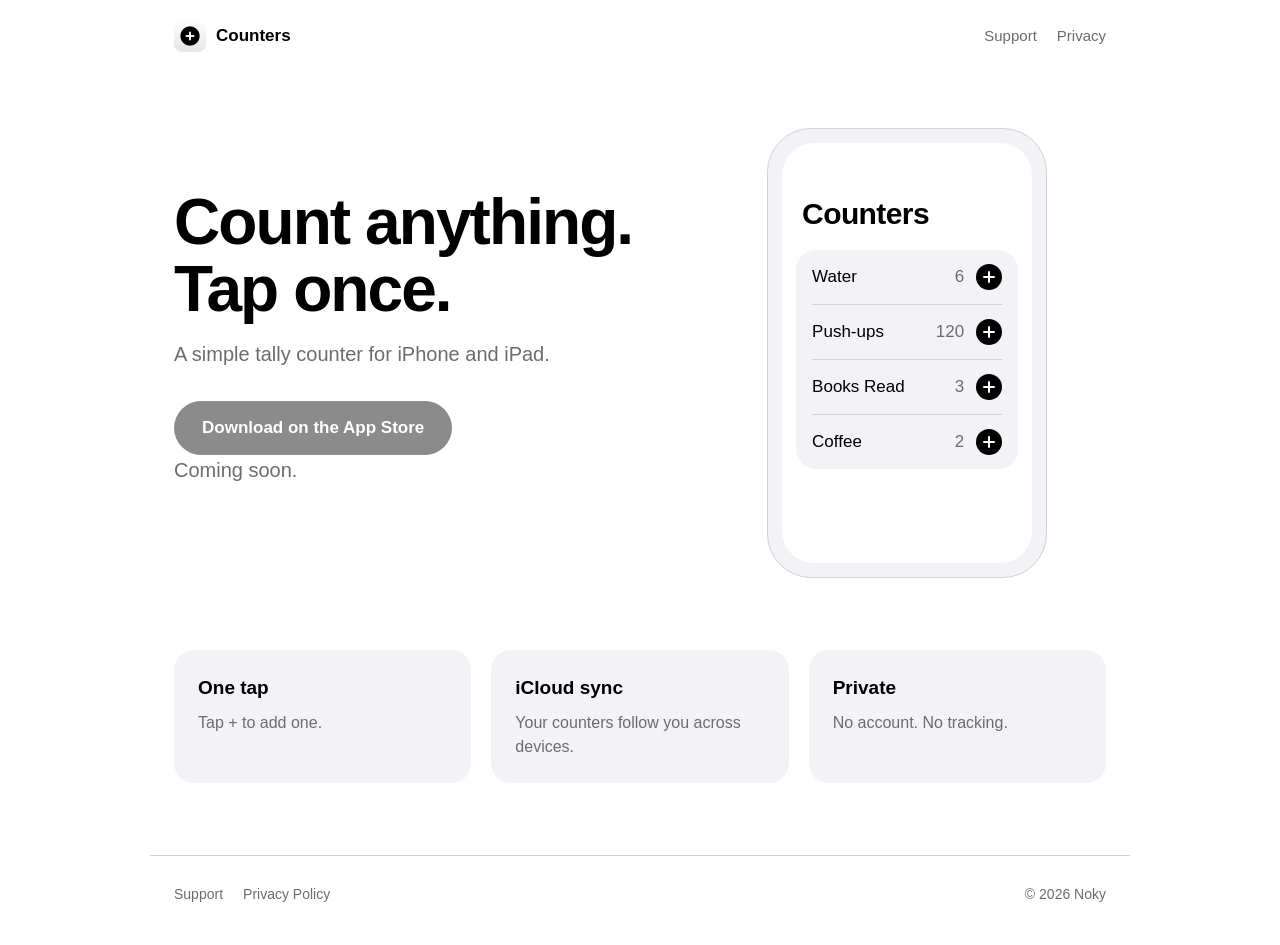
<file: website/index.html>
<!doctype html>
<html lang="en">
<head>
<meta charset="utf-8">
<meta name="viewport" content="width=device-width, initial-scale=1">
<meta name="color-scheme" content="light dark">
<link rel="icon" href="icon.png">
<link rel="apple-touch-icon" href="apple-touch-icon.png">
<link rel="stylesheet" href="style.css">
<title>Counters – A simple tally counter</title>
<meta name="description" content="A simple tally counter for iPhone and iPad.">
<meta property="og:title" content="Counters">
<meta property="og:description" content="A simple tally counter for iPhone and iPad.">
<meta property="og:image" content="icon.png">
</head>
<body>
<header class="container site-header">
  <a class="brand" href="./"><img src="icon.png" alt="" width="32" height="32">Counters</a>
  <nav><a href="support/">Support</a><a href="privacy/">Privacy</a></nav>
</header>

<main class="container">
  <section class="hero">
    <div>
      <h1>Count anything.<br>Tap once.</h1>
      <p>A simple tally counter for iPhone and iPad.</p>

      <!-- TODO: after the app is approved, replace "#" with your App Store URL
           (e.g. https://apps.apple.com/app/id1234567890), then delete
           aria-disabled="true" and the "coming soon" note below. -->
      <a class="button" id="app-store-link" href="#" aria-disabled="true">Download on the App Store</a>
      <p class="note">Coming soon.</p>
    </div>

    <div class="phone">
      <div class="screen">
        <div class="title">Counters</div>
        <div class="list">
          <div class="row"><span class="name">Water</span><span class="count">6</span><button class="plus" type="button" aria-label="Increment Water"></button></div>
          <div class="row"><span class="name">Push-ups</span><span class="count">120</span><button class="plus" type="button" aria-label="Increment Push-ups"></button></div>
          <div class="row"><span class="name">Books Read</span><span class="count">3</span><button class="plus" type="button" aria-label="Increment Books Read"></button></div>
          <div class="row"><span class="name">Coffee</span><span class="count">2</span><button class="plus" type="button" aria-label="Increment Coffee"></button></div>
        </div>
      </div>
    </div>
  </section>

  <section class="features">
    <div class="feature">
      <h3>One tap</h3>
      <p>Tap + to add one.</p>
    </div>
    <div class="feature">
      <h3>iCloud sync</h3>
      <p>Your counters follow you across devices.</p>
    </div>
    <div class="feature">
      <h3>Private</h3>
      <p>No account. No tracking.</p>
    </div>
  </section>
</main>

<footer class="container site-footer">
  <div><a href="support/">Support</a><a href="privacy/">Privacy Policy</a></div>
  <div>&copy; 2026 Noky</div>
</footer>

<script>
  // Make the demo phone interactive: tapping + increments that row's counter.
  document.querySelectorAll('.row').forEach(function (row) {
    var count = row.querySelector('.count');
    row.querySelector('.plus').addEventListener('click', function () {
      var value = parseInt(count.textContent.replace(/,/g, ''), 10) + 1;
      count.textContent = value.toLocaleString('en-US');
    });
  });
</script>
</body>
</html>
</file>
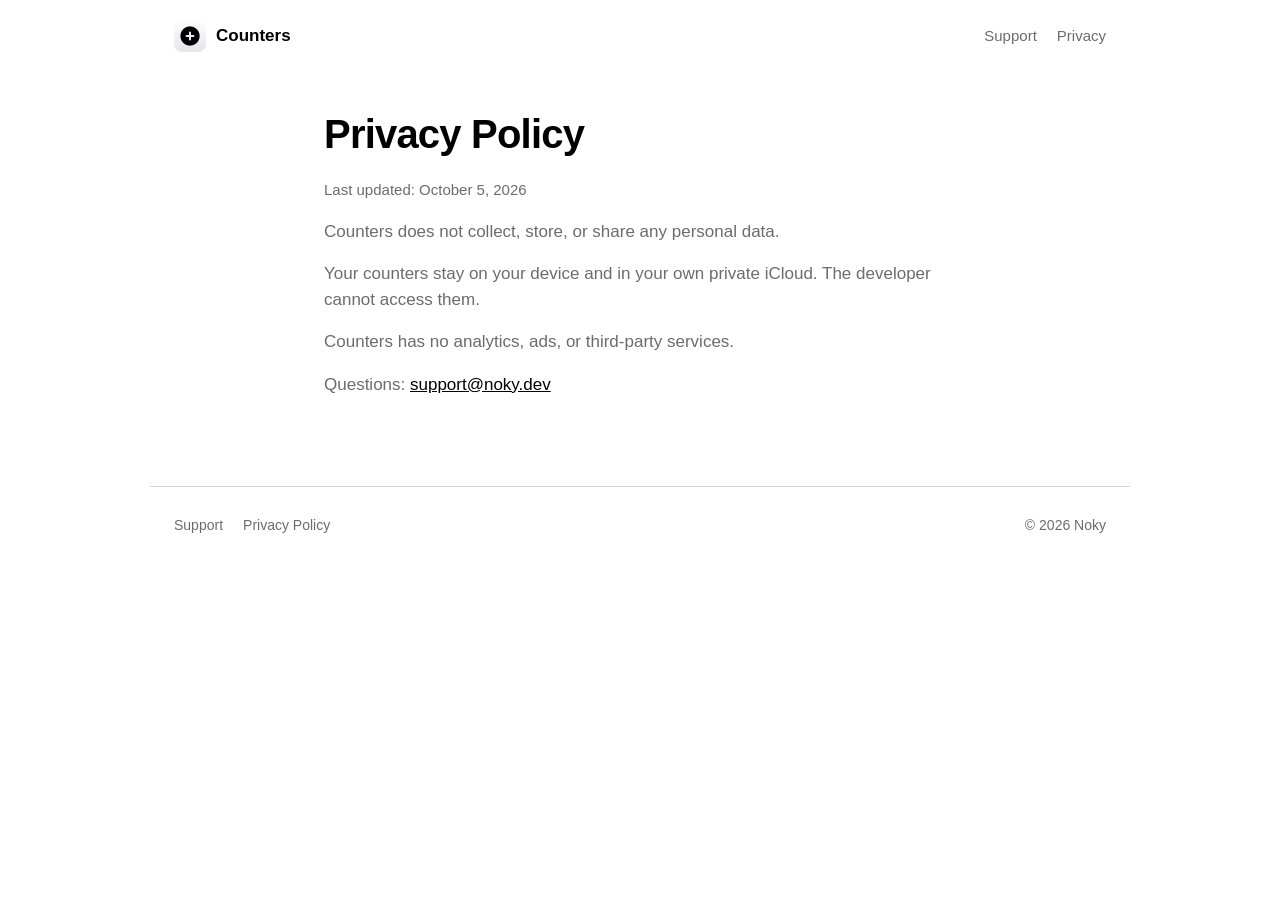
<file: website/privacy/index.html>
<!doctype html>
<html lang="en">
<head>
<meta charset="utf-8">
<meta name="viewport" content="width=device-width, initial-scale=1">
<meta name="color-scheme" content="light dark">
<link rel="icon" href="../icon.png">
<link rel="apple-touch-icon" href="../apple-touch-icon.png">
<link rel="stylesheet" href="../style.css">
<title>Privacy Policy – Counters</title>
<meta name="description" content="Counters does not collect, store, or share any personal data.">
</head>
<body>
<header class="container site-header">
  <a class="brand" href="../"><img src="../icon.png" alt="" width="32" height="32">Counters</a>
  <nav><a href="../support/">Support</a><a href="../privacy/">Privacy</a></nav>
</header>

<main class="container page">
  <h1>Privacy Policy</h1>
  <p class="meta">Last updated: October 5, 2026</p>

  <p>Counters does not collect, store, or share any personal data.</p>

  <p>Your counters stay on your device and in your own private iCloud. The developer cannot access them.</p>

  <p>Counters has no analytics, ads, or third-party services.</p>

  <p>Questions: <a href="mailto:support@noky.dev">support@noky.dev</a></p>
</main>

<footer class="container site-footer">
  <div><a href="../support/">Support</a><a href="../privacy/">Privacy Policy</a></div>
  <div>&copy; 2026 Noky</div>
</footer>
</body>
</html>
</file>
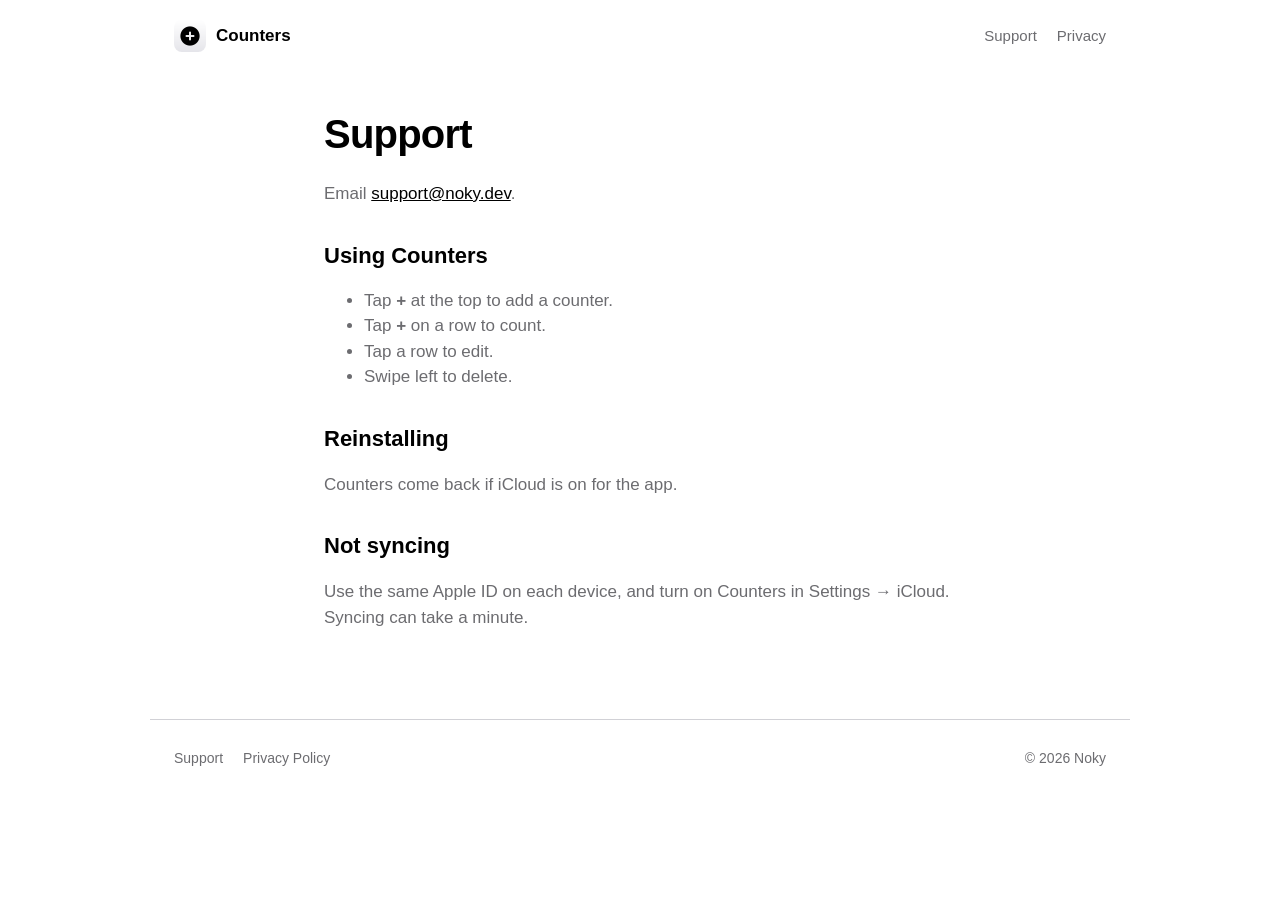
<file: website/support/index.html>
<!doctype html>
<html lang="en">
<head>
<meta charset="utf-8">
<meta name="viewport" content="width=device-width, initial-scale=1">
<meta name="color-scheme" content="light dark">
<link rel="icon" href="../icon.png">
<link rel="apple-touch-icon" href="../apple-touch-icon.png">
<link rel="stylesheet" href="../style.css">
<title>Support – Counters</title>
<meta name="description" content="Help and contact information for the Counters app.">
</head>
<body>
<header class="container site-header">
  <a class="brand" href="../"><img src="../icon.png" alt="" width="32" height="32">Counters</a>
  <nav><a href="../support/">Support</a><a href="../privacy/">Privacy</a></nav>
</header>

<main class="container page">
  <h1>Support</h1>
  <p>Email <a href="mailto:support@noky.dev">support@noky.dev</a>.</p>

  <h2>Using Counters</h2>
  <ul>
    <li>Tap <strong>+</strong> at the top to add a counter.</li>
    <li>Tap <strong>+</strong> on a row to count.</li>
    <li>Tap a row to edit.</li>
    <li>Swipe left to delete.</li>
  </ul>

  <h2>Reinstalling</h2>
  <p>Counters come back if iCloud is on for the app.</p>

  <h2>Not syncing</h2>
  <p>Use the same Apple ID on each device, and turn on Counters in Settings &rarr; iCloud. Syncing can take a minute.</p>
</main>

<footer class="container site-footer">
  <div><a href="../support/">Support</a><a href="../privacy/">Privacy Policy</a></div>
  <div>&copy; 2026 Noky</div>
</footer>
</body>
</html>
</file>
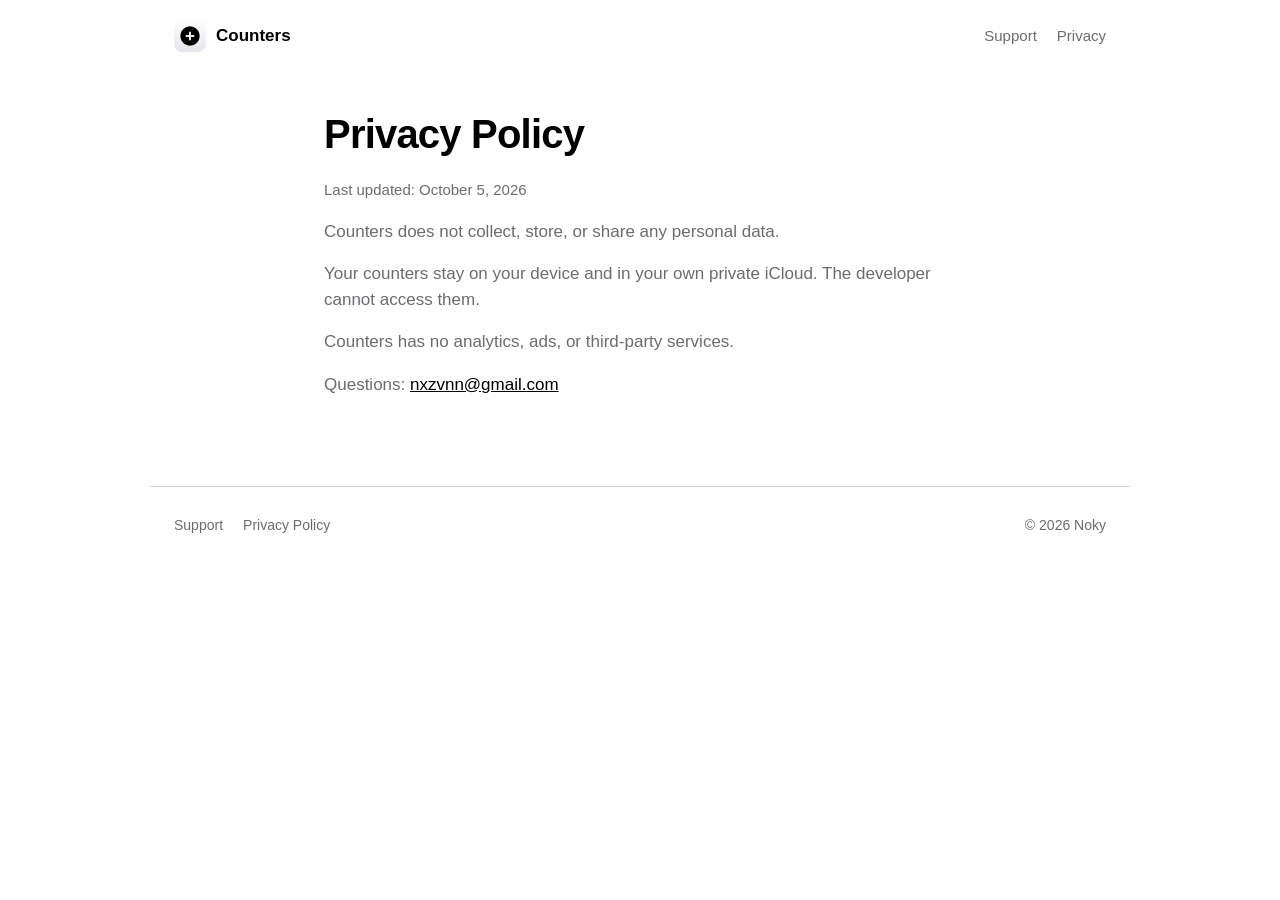
<file: website/privacy.html>
<!doctype html>
<html lang="en">
<head>
<meta charset="utf-8">
<meta name="viewport" content="width=device-width, initial-scale=1">
<meta name="color-scheme" content="light dark">
<link rel="icon" href="icon.png">
<link rel="apple-touch-icon" href="apple-touch-icon.png">
<link rel="stylesheet" href="style.css">
<title>Privacy Policy – Counters</title>
<meta name="description" content="Counters does not collect, store, or share any personal data.">
</head>
<body>
<header class="container site-header">
  <a class="brand" href="index.html"><img src="icon.png" alt="" width="32" height="32">Counters</a>
  <nav><a href="support.html">Support</a><a href="privacy.html">Privacy</a></nav>
</header>

<main class="container page">
  <h1>Privacy Policy</h1>
  <p class="meta">Last updated: October 5, 2026</p>

  <p>Counters does not collect, store, or share any personal data.</p>

  <p>Your counters stay on your device and in your own private iCloud. The developer cannot access them.</p>

  <p>Counters has no analytics, ads, or third-party services.</p>

  <p>Questions: <a href="mailto:nxzvnn@gmail.com">nxzvnn@gmail.com</a></p>
</main>

<footer class="container site-footer">
  <div><a href="support.html">Support</a><a href="privacy.html">Privacy Policy</a></div>
  <div>&copy; 2026 Noky</div>
</footer>
</body>
</html>
</file>
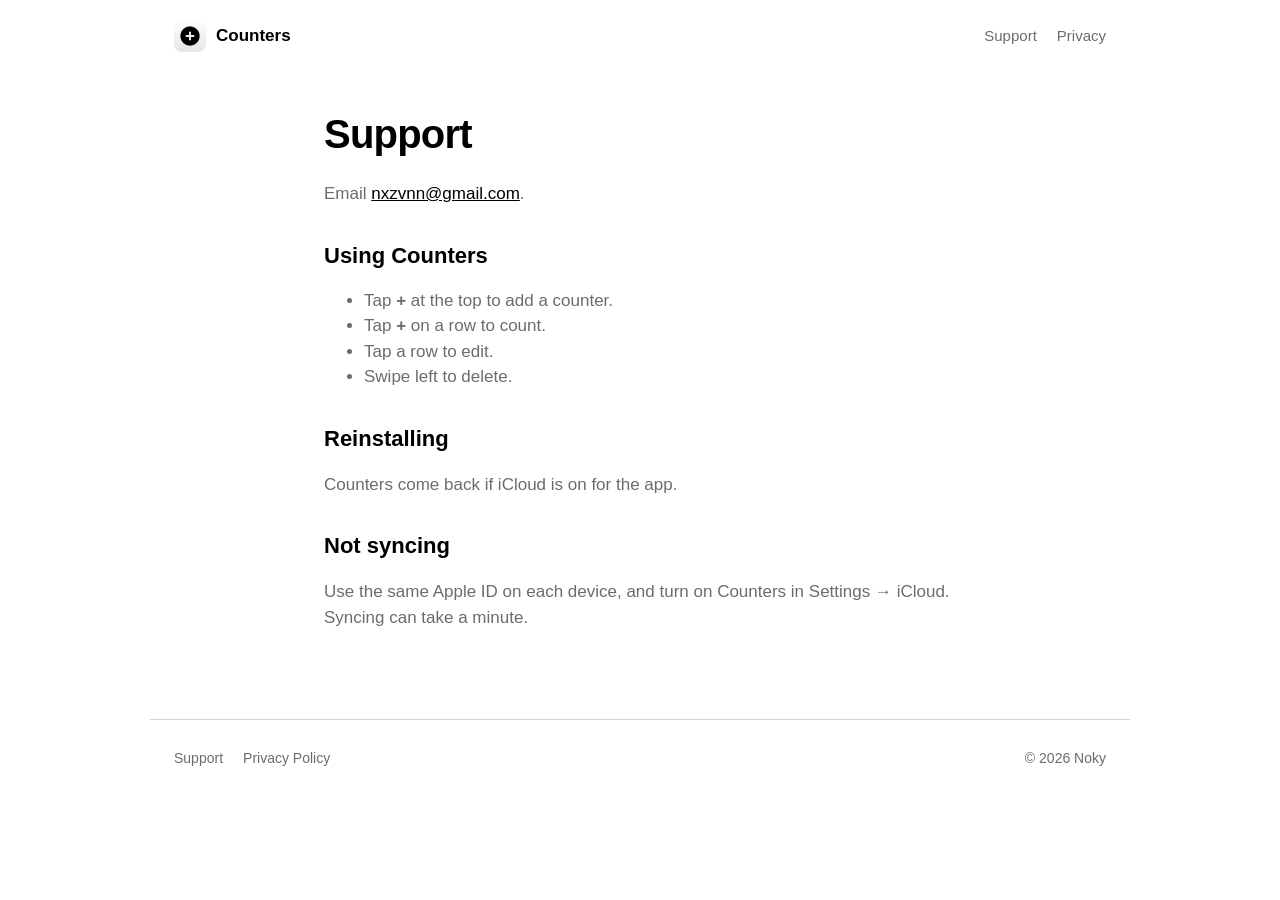
<file: website/support.html>
<!doctype html>
<html lang="en">
<head>
<meta charset="utf-8">
<meta name="viewport" content="width=device-width, initial-scale=1">
<meta name="color-scheme" content="light dark">
<link rel="icon" href="icon.png">
<link rel="apple-touch-icon" href="apple-touch-icon.png">
<link rel="stylesheet" href="style.css">
<title>Support – Counters</title>
<meta name="description" content="Help and contact information for the Counters app.">
</head>
<body>
<header class="container site-header">
  <a class="brand" href="index.html"><img src="icon.png" alt="" width="32" height="32">Counters</a>
  <nav><a href="support.html">Support</a><a href="privacy.html">Privacy</a></nav>
</header>

<main class="container page">
  <h1>Support</h1>
  <p>Email <a href="mailto:nxzvnn@gmail.com">nxzvnn@gmail.com</a>.</p>

  <h2>Using Counters</h2>
  <ul>
    <li>Tap <strong>+</strong> at the top to add a counter.</li>
    <li>Tap <strong>+</strong> on a row to count.</li>
    <li>Tap a row to edit.</li>
    <li>Swipe left to delete.</li>
  </ul>

  <h2>Reinstalling</h2>
  <p>Counters come back if iCloud is on for the app.</p>

  <h2>Not syncing</h2>
  <p>Use the same Apple ID on each device, and turn on Counters in Settings &rarr; iCloud. Syncing can take a minute.</p>
</main>

<footer class="container site-footer">
  <div><a href="support.html">Support</a><a href="privacy.html">Privacy Policy</a></div>
  <div>&copy; 2026 Noky</div>
</footer>
</body>
</html>
</file>
<file: website/style.css>
:root {
  --bg: #ffffff;
  --bg-elevated: #f2f2f7;
  --text: #000000;
  --text-secondary: #6c6c70;
  --separator: #d1d1d6;
  --button-bg: #000000;
  --button-text: #ffffff;
}

@media (prefers-color-scheme: dark) {
  :root {
    --bg: #000000;
    --bg-elevated: #1c1c1e;
    --text: #ffffff;
    --text-secondary: #98989d;
    --separator: #38383a;
    --button-bg: #ffffff;
    --button-text: #000000;
  }
}

* { box-sizing: border-box; }

html { -webkit-text-size-adjust: 100%; }

body {
  margin: 0;
  background: var(--bg);
  color: var(--text);
  font-family: -apple-system, BlinkMacSystemFont, "SF Pro Text", "Helvetica Neue", Arial, sans-serif;
  line-height: 1.5;
  -webkit-font-smoothing: antialiased;
}

a { color: inherit; }

.container {
  max-width: 980px;
  margin: 0 auto;
  padding: 0 24px;
}

/* Header */
.site-header {
  display: flex;
  align-items: center;
  justify-content: space-between;
  padding-block: 20px;
}

.brand {
  display: flex;
  align-items: center;
  gap: 10px;
  font-weight: 600;
  font-size: 17px;
  text-decoration: none;
}

.brand img {
  width: 32px;
  height: 32px;
  border-radius: 8px;
}

.site-header nav a {
  margin-left: 20px;
  color: var(--text-secondary);
  text-decoration: none;
  font-size: 15px;
}

.site-header nav a:hover { color: var(--text); }

/* Hero */
.hero {
  display: grid;
  grid-template-columns: 1.1fr 0.9fr;
  align-items: center;
  gap: 48px;
  padding: 56px 0 72px;
}

.hero h1 {
  margin: 0 0 16px;
  font-size: clamp(40px, 6vw, 64px);
  line-height: 1.05;
  letter-spacing: -0.03em;
  font-weight: 700;
}

.hero p {
  margin: 0 0 32px;
  font-size: 20px;
  color: var(--text-secondary);
  max-width: 480px;
}

.button {
  display: inline-block;
  padding: 14px 28px;
  border-radius: 999px;
  background: var(--button-bg);
  color: var(--button-text);
  font-size: 17px;
  font-weight: 600;
  text-decoration: none;
}

.button:hover { opacity: 0.85; }

.button[aria-disabled="true"] {
  opacity: 0.45;
  pointer-events: none;
}

.note {
  margin-top: 12px;
  font-size: 14px;
  color: var(--text-secondary);
}

/* App mockup, drawn in CSS so no screenshots are needed */
.phone {
  justify-self: center;
  width: 280px;
  padding: 14px;
  border-radius: 44px;
  background: var(--bg-elevated);
  border: 1px solid var(--separator);
}

.screen {
  border-radius: 32px;
  background: var(--bg);
  padding: 20px 14px 28px;
  min-height: 420px;
}

.screen .title {
  font-size: 30px;
  font-weight: 700;
  letter-spacing: -0.02em;
  margin: 28px 6px 14px;
}

.screen .list {
  background: var(--bg-elevated);
  border-radius: 20px;
  padding: 0 16px;
}

.row {
  display: flex;
  align-items: center;
  padding: 14px 0;
  font-size: 17px;
}

.row + .row { border-top: 1px solid var(--separator); }

.row .name { flex: 1; }
.row .count {
  color: var(--text-secondary);
  margin-right: 12px;
  font-variant-numeric: tabular-nums;
}

.plus {
  position: relative;
  flex: none;
  width: 26px;
  height: 26px;
  padding: 0;
  border: 0;
  border-radius: 50%;
  background: var(--text);
  cursor: pointer;
  transition: transform 0.12s ease;
  -webkit-tap-highlight-color: transparent;
}

.plus::before,
.plus::after {
  content: "";
  position: absolute;
  top: 50%;
  left: 50%;
  background: var(--bg);
  border-radius: 1px;
  transform: translate(-50%, -50%);
}

.plus::before { width: 12px; height: 2px; }
.plus::after { width: 2px; height: 12px; }

.plus:active { transform: scale(0.88); }

.plus:focus-visible {
  outline: 2px solid var(--text-secondary);
  outline-offset: 3px;
}

/* Features */
.features {
  display: grid;
  grid-template-columns: repeat(3, 1fr);
  gap: 20px;
  padding-bottom: 72px;
}

.feature {
  background: var(--bg-elevated);
  border-radius: 20px;
  padding: 24px;
}

.feature h3 {
  margin: 0 0 8px;
  font-size: 19px;
}

.feature p {
  margin: 0;
  color: var(--text-secondary);
  font-size: 16px;
}

/* Text pages */
.page {
  max-width: 680px;
  padding-bottom: 72px;
}

.page h1 {
  font-size: 40px;
  letter-spacing: -0.02em;
  margin: 32px 0 8px;
}

.page h2 {
  font-size: 22px;
  margin: 32px 0 8px;
}

.page p, .page li { color: var(--text-secondary); font-size: 17px; }
.page p.meta { font-size: 15px; }
.page a { color: var(--text); }

/* Footer */
.site-footer {
  border-top: 1px solid var(--separator);
  padding-block: 28px 40px;
  display: flex;
  flex-wrap: wrap;
  gap: 12px 24px;
  justify-content: space-between;
  font-size: 14px;
  color: var(--text-secondary);
}

.site-footer a { text-decoration: none; margin-right: 20px; }
.site-footer a:hover { color: var(--text); }

@media (max-width: 760px) {
  .hero { grid-template-columns: 1fr; padding-top: 24px; gap: 40px; }
  .features { grid-template-columns: 1fr; }
}
</file>
